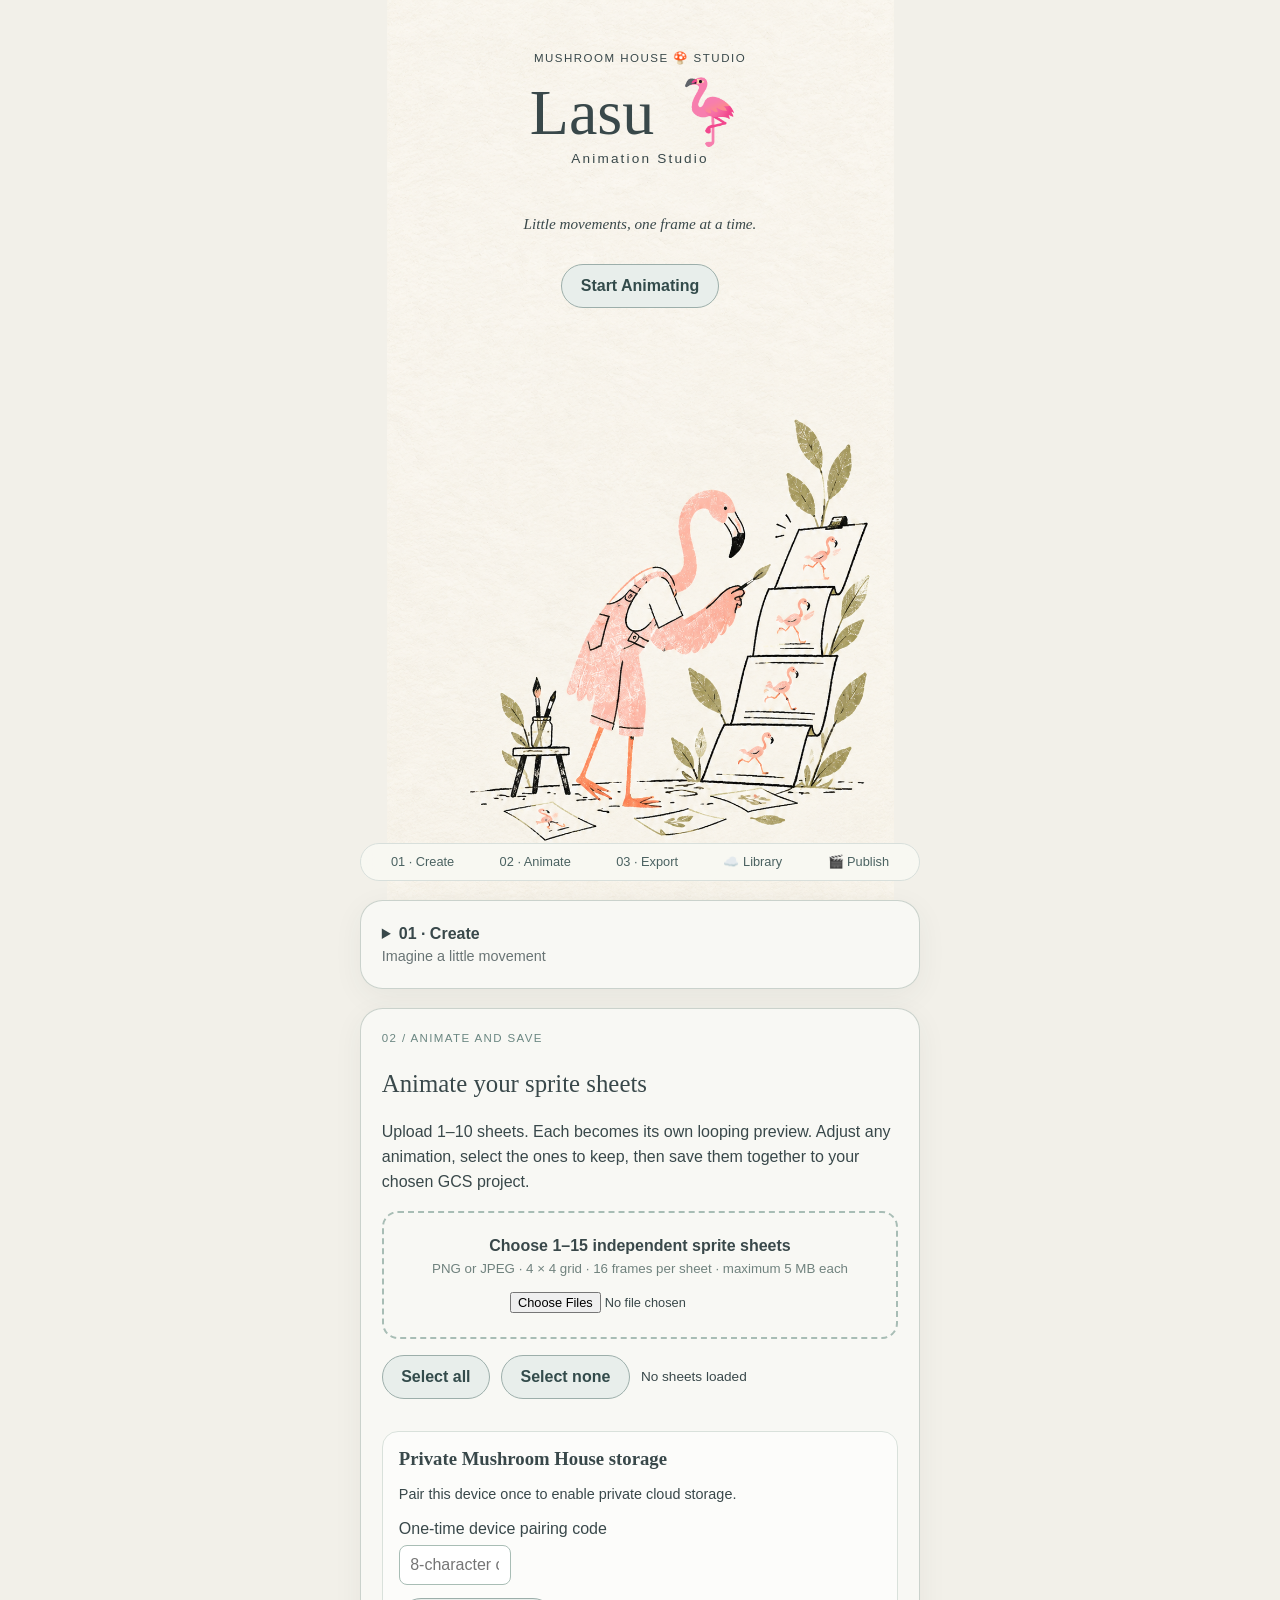
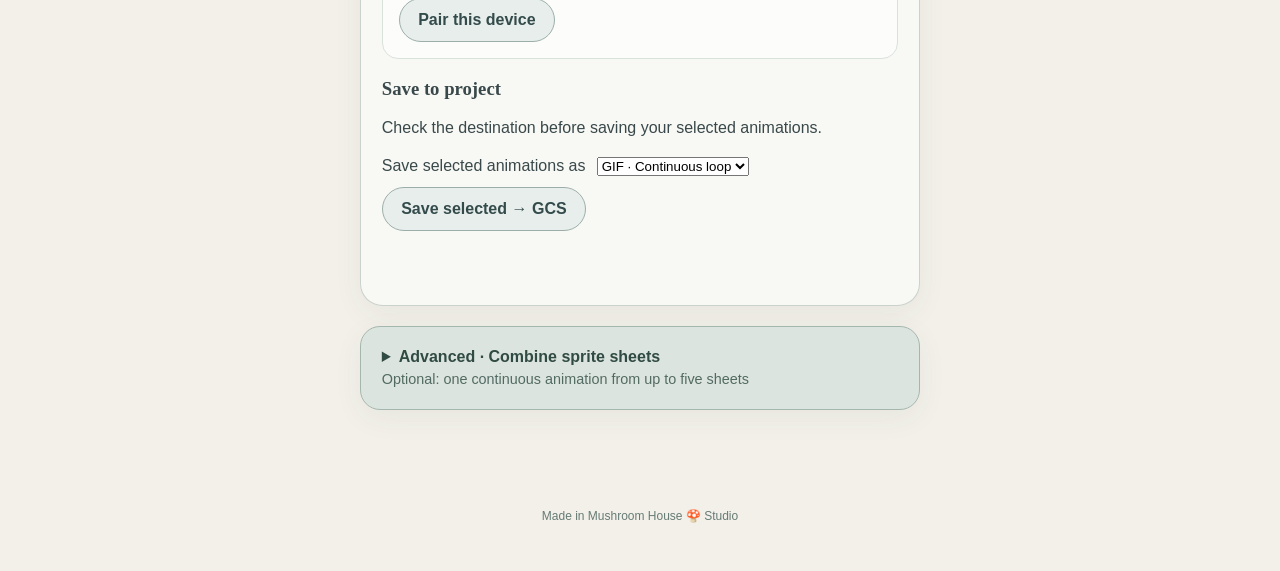
<file: index.html>
<!doctype html>
<html lang="en">
<head>
  <meta charset="utf-8">
  <meta name="viewport" content="width=device-width, initial-scale=1">
  <meta name="theme-color" content="#f2f0e9">
  <meta name="description" content="Design, preview and export 16-frame sprite animations.">
  <title>Lasu 🦩 Animation Studio</title>
  <link rel="stylesheet" href="./style.css">
  <script src="./app.js" defer></script>
  <script src="./batch.js?v=sequential-15-v1" defer></script>
</head>
<body>
  <div class="background" aria-hidden="true"></div>

  <header class="site-header">
    <span class="studio-label">Mushroom House 🍄 Studio</span>
    <h1>Lasu <span aria-hidden="true">🦩</span></h1>
    <p>Animation Studio</p>
  </header>

  <main>
    <section class="welcome" id="welcome">
      <p>Little movements, one frame at a time.</p>
      <a class="primary-button" href="#workspace">Start Animating</a>
    </section>

    <div class="workspace" id="workspace">
      <nav class="steps" aria-label="Animation workflow">
        <a href="#create">01 · Create</a>
        <a href="#batch-animate">02 · Animate</a>
        <a href="#batch-export">03 · Export</a>
        <a href="./library.html">☁️ Library</a>
        <a href="./publish.html">🎬 Publish</a>
    </nav>

      <details class="panel create-dropdown" id="create">
        <summary>01 · Create <span>Imagine a little movement</span></summary>
        <p>Use a familiar multimodal AI chatbot—such as ChatGPT, Google Gemini, or Claude—to create your animation images.</p>
        <p><strong>Open a new chat for each agent.</strong> Copy its initiation prompt into the chat and send it. This turns that conversation into a specialist with one task.</p>

        <article class="agent-card">
          <h3>Tuki 🦜</h3>
          <p><strong>1. Create your narrative agent.</strong> Open a new AI chat, copy Tuki's initiation prompt below, and send it.</p>
          <p>Describe your characters, visual style, setting, and the little story you want to animate. A 16-frame sheet can become roughly 4–5 seconds of animation, depending on playback speed, so choose movement that can happen naturally in that short time.</p>
          <p>Tuki turns your idea into structured animation instructions. For a longer story, ask Tuki to plan up to five connected 16-frame segments with consistent characters and surroundings.</p>
          <div class="prompt-block">
            <pre class="prompt-preview" data-prompt-preview="tuki">Loading prompt…</pre>
            <button type="button" data-copy="tuki">Copy</button>
          </div>
        </article>

        <article class="agent-card">
          <h3>Lasu 🦩</h3>
          <p><strong>2. Create your sprite-sheet agent.</strong> Open another new AI chat, copy Lasu's initiation prompt below, and send it.</p>
          <p>Give Lasu the animation instructions produced by Tuki. Lasu generates <strong>one 4 × 4 image containing 16 sequential frames</strong> per request.</p>
          <p>If Tuki planned several connected segments, give their instructions to Lasu <strong>one at a time</strong>. Download each resulting image and save it to your photo library.</p>
          <div class="prompt-block">
            <pre class="prompt-preview" data-prompt-preview="lasu">Loading prompt…</pre>
            <button type="button" data-copy="lasu">Copy</button>
          </div>
        </article>

        <div class="create-next-step">
          <strong>3. Bring your images here.</strong>
          <p>Upload up to fifteen sprite sheets in Animate and save. Preview and adjust each animation independently, then select which ones to save. Use Advanced only when combining sheets into one animation.</p>
        </div>
      </details>

      <section class="panel" id="batch-animate">
        <p class="eyebrow">02 / Animate and save</p>
        <h2>Animate your sprite sheets</h2>
        <p>Upload 1–10 sheets. Each becomes its own looping preview. Adjust any animation, select the ones to keep, then save them together to your chosen GCS project.</p>
        <label class="upload-zone" for="batch-sheets">
          <span>Choose 1–15 independent sprite sheets</span>
          <small>PNG or JPEG · 4 × 4 grid · 16 frames per sheet · maximum 5 MB each</small>
          <input id="batch-sheets" type="file" accept="image/png,image/jpeg" multiple>
        </label>
        <div class="batch-toolbar">
          <button type="button" id="batch-select-all">Select all</button>
          <button type="button" id="batch-select-none">Select none</button>
          <span id="batch-count" aria-live="polite">No sheets loaded</span>
        </div>
        <div id="batch-previews" class="batch-previews"></div>
        <div class="export-format">
          <h3>Private Mushroom House storage</h3>
          <p id="pairing-state">Checking device authorization…</p>
          <div id="pairing-controls">
            <label for="pairing-code">One-time device pairing code</label>
            <input id="pairing-code" type="text" maxlength="8" autocomplete="off"
                   autocapitalize="characters" spellcheck="false" placeholder="8-character code">
            <button type="button" id="pair-device">Pair this device</button>
          </div>
        </div>
        <div class="batch-destination">
          <h3>Save to project</h3>
          <p>Check the destination before saving your selected animations.</p>
          <div id="project-controls" hidden>
            <label for="project-select">Animation project</label>
            <select id="project-select">
              <option value="">Choose a project</option>
              <option value="__new__">+ New Project</option>
            </select>
            <div id="new-project-controls" hidden>
              <label for="new-project">New project name</label>
              <input id="new-project" type="text" maxlength="80"
                     placeholder="e.g. autumn_mushroom">
            </div>
          </div>
        </div>
        <div class="batch-save" id="batch-export">
          <label for="batch-format">Save selected animations as</label>
          <select id="batch-format">
            <option value="gif">GIF · Continuous loop</option>
            <option value="mp4">MP4 · One cycle</option>
          </select>
          <button type="button" id="batch-save" disabled>Save selected → GCS</button>
        </div>
        <p id="batch-status" role="status" aria-live="polite"></p>
      </section>

      <details class="panel create-dropdown" id="advanced-animation">
        <summary>Advanced · Combine sprite sheets <span>Optional: one continuous animation from up to five sheets</span></summary>
        <p>Use this only when several sheets should form one continuous animation. For separate animations, use the main workflow above.</p>
      <section class="panel" id="animate">
        <p class="eyebrow">Combine sheets</p>
        <h2>Bring your frames to life</h2>

        <label class="upload-zone" for="sheets">
          <span>Choose 1–5 sprite sheets</span>
          <small>PNG or JPEG · 4 × 4 grid · 16 frames per sheet</small>
          <input id="sheets" type="file" accept="image/png,image/jpeg" multiple>
        </label>

        <div id="sheet-list" aria-live="polite"></div>
        <div id="frame-grid" class="frame-grid"></div>

        <label class="timing-control" for="duration">
          Frame duration
          <output id="duration-value" for="duration">150 ms</output>
        </label>
        <input id="duration" type="range" min="50" max="2000" step="25" value="150">

        <div class="preview-controls">
          <button type="button" id="play-pause">Pause</button>
          <span id="frame-counter">No frames loaded</span>
        </div>
        <canvas id="preview" width="256" height="256"
                aria-label="Animation preview"></canvas>
      </section>

      <section class="panel" id="export">
        <p class="eyebrow">Export combined animation</p>
        <h2>Export your combined animation</h2>

        <div class="export-format">
          <h3>GIF · Continuous loop</h3>
          <p>Repeats automatically, without a cycle limit.</p>
          <div class="export-buttons">
            <button type="button" data-export="gif" data-action="cloud">Save GIF → GCS</button>
            <button type="button" data-export="gif" data-action="download">Download GIF → Device</button>
          </div>
        </div>

        <div class="export-format">
          <h3>MP4 · One animation cycle</h3>
          <p>Plays the selected frames once, without repetition.</p>
          <div class="export-buttons">
            <button type="button" data-export="mp4" data-action="cloud">Save MP4 → GCS</button>
            <button type="button" data-export="mp4" data-action="download">Download MP4 → Device</button>
          </div>
        </div>
        <p class="export-hint">Cloud saving requires one-time device pairing. Device downloads remain available without pairing.</p>

        <p id="status" role="status" aria-live="polite"></p>
      </section>
      </details>
    </div>
  </main>

  <footer>
    <span>Made in Mushroom House 🍄 Studio</span>
  </footer>
</body>
</html>
</file>
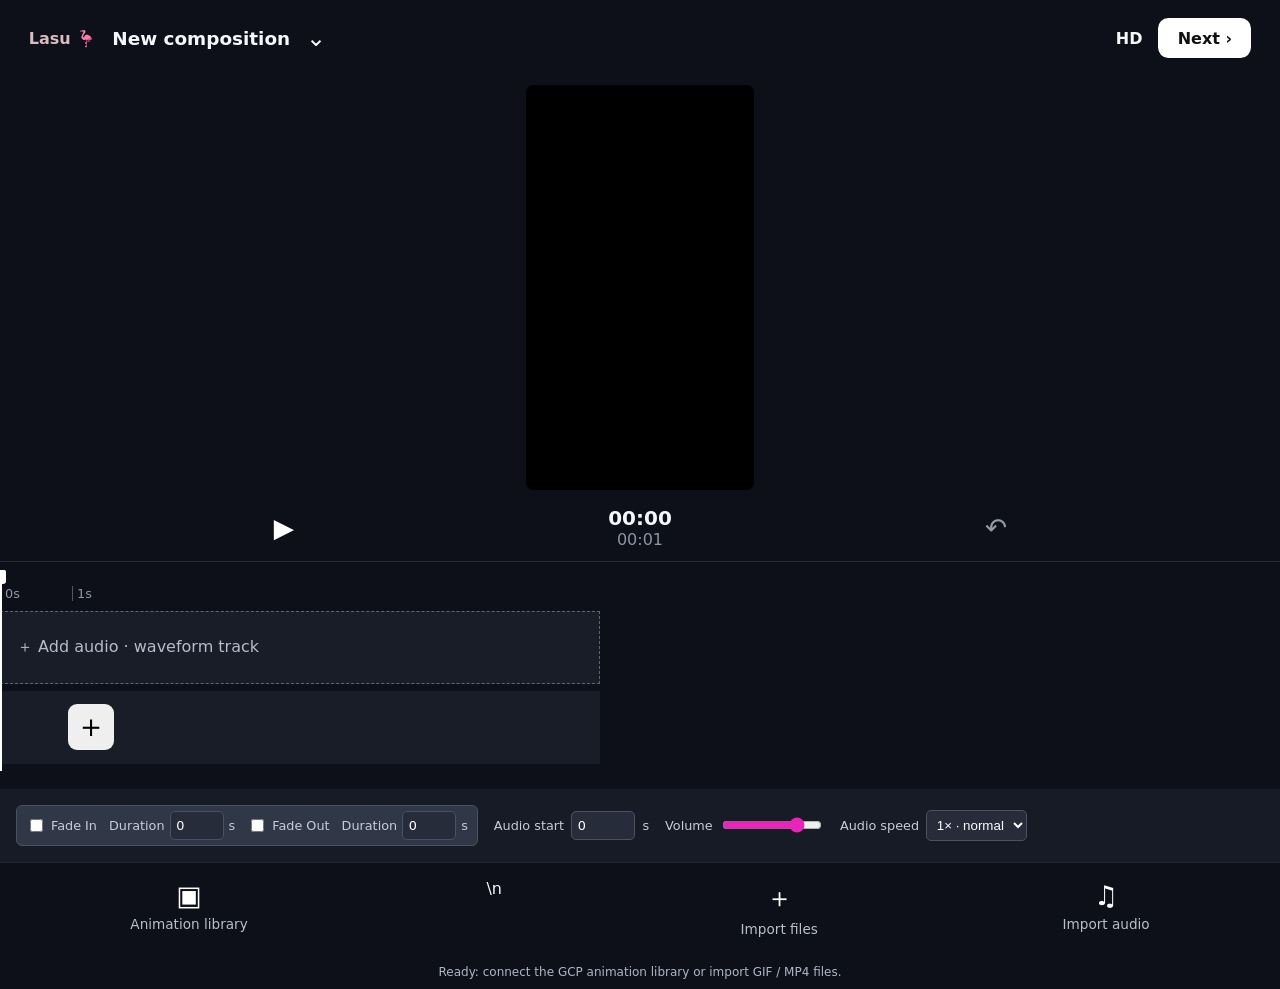
<file: compose/index.html>
<!doctype html>
<html lang="en">
<head><meta charset="UTF-8" /><meta name="viewport" content="width=device-width, initial-scale=1.0" /><title>Lasu 🦩 · Compose</title>  <script type="module" crossorigin src="./assets/index-dj5Oq5-D.js"></script>
  <link rel="stylesheet" crossorigin href="./assets/index-_-6Bqgc5.css">
</head>
<body><div id="root"></div></body>
</html>
</file>
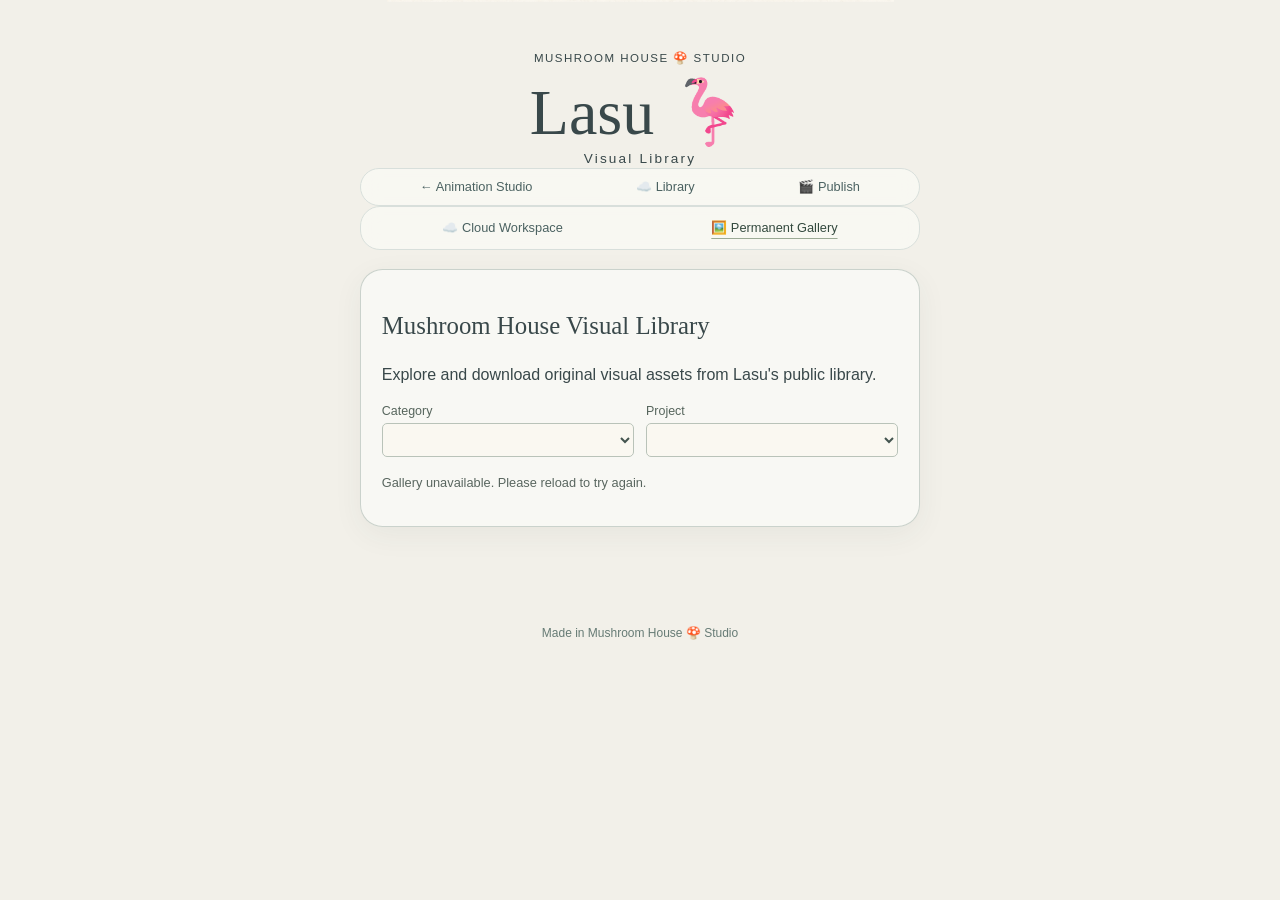
<file: gallery.html>
<!doctype html>
<html lang="en">
<head>
<meta charset="utf-8">
<title>Visual Library</title>
<meta http-equiv="refresh" content="0;url=./library.html#gallery">
</head>
<body>
<a href="./library.html#gallery">Open Permanent Gallery</a>
</body>
</html>
</file>
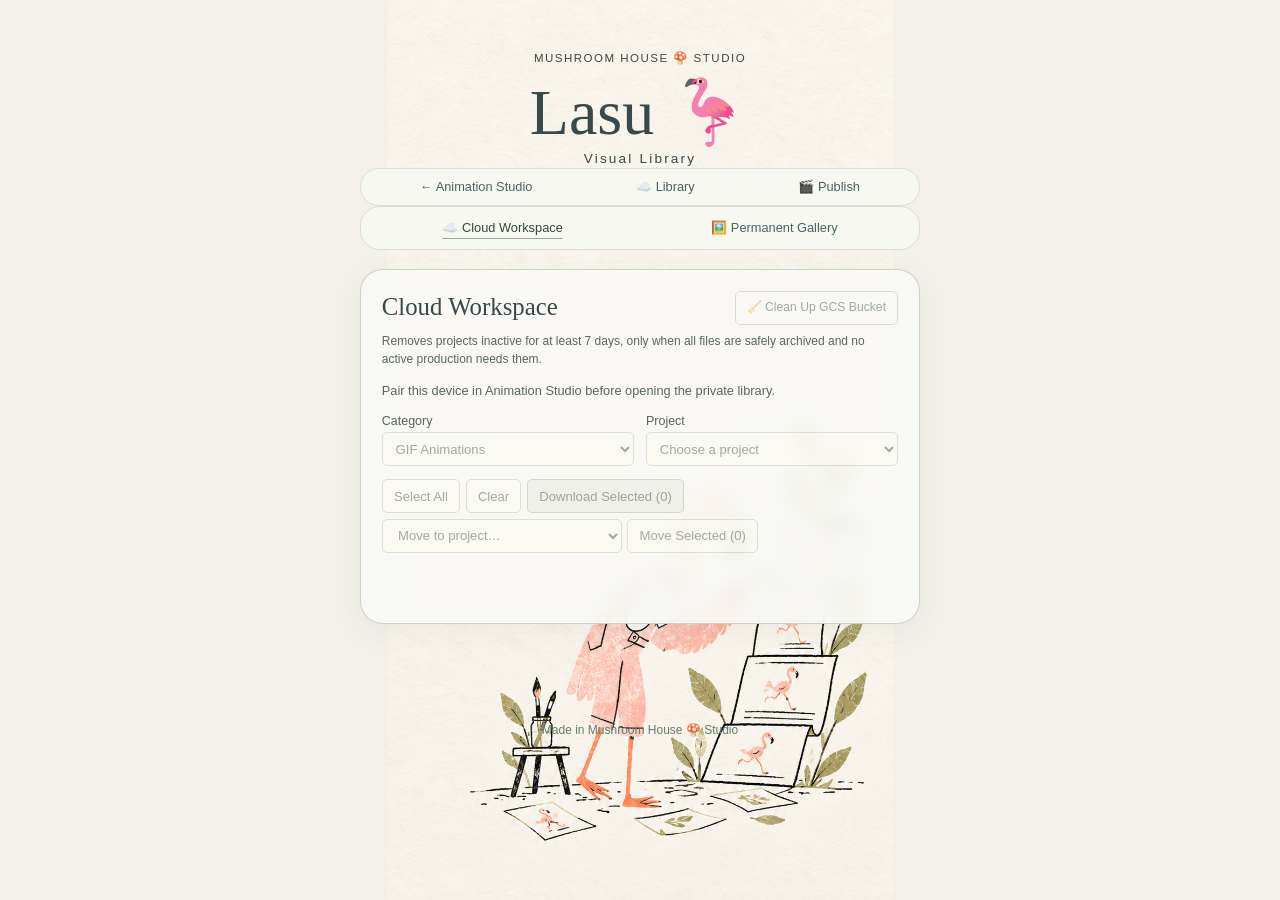
<file: library.html>
<!doctype html>
<html lang="en">
<head>
  <meta charset="utf-8">
  <meta name="viewport" content="width=device-width, initial-scale=1">
  <meta name="theme-color" content="#f2f0e9">
  <title>Lasu 🦩 · Visual Library</title>
  <link rel="stylesheet" href="./style.css">
  <link rel="stylesheet" href="./library.css">
<link rel="stylesheet" href="./gallery.css">
  <script src="./library.js" defer></script>
</head>
<body>
  <div class="background" aria-hidden="true"></div>
  <header class="site-header">
    <span class="studio-label">Mushroom House 🍄 Studio</span>
    <h1>Lasu <span aria-hidden="true">🦩</span></h1>
    <p>Visual Library</p>
  </header>
  <main class="workspace">
    <nav class="steps" aria-label="Studio navigation">
      <a href="./index.html#animate">← Animation Studio</a>
      <a href="./library.html" aria-current="page">☁️ Library</a>
      <a href="./publish.html">🎬 Publish</a>
    </nav>
    <nav class="steps library-tabs" aria-label="Library views">
      <a id="workspace-tab" href="#workspace" aria-current="page">☁️ Cloud Workspace</a>
      <a id="gallery-tab" href="#gallery">🖼️ Permanent Gallery</a>
    </nav>
    <section class="panel" id="workspace-view">
      <div class="workspace-heading">
        <h2>Cloud Workspace</h2>
        <button id="cleanup-workspace" type="button" disabled>🧹 Clean Up GCS Bucket</button>
      </div>
      <p class="cleanup-rule">Removes projects inactive for at least 7 days, only when all files are safely archived and no active production needs them.</p>
      <p id="library-auth">Checking device pairing…</p>
      <div class="workspace-filters">
        <label for="library-category">Category
          <select id="library-category" disabled>
            <option value="">All categories</option>
            <option value="gif" selected>GIF Animations</option>
            <option value="mp4">MP4 Animations</option>
            <option value="sprite">Sprite Sheets</option>
          </select>
        </label>
        <label for="library-project">Project
          <select id="library-project" disabled>
            <option value="">Choose a project</option>
          </select>
        </label>
      </div>
      <div class="library-toolbar">
        <button id="select-all" type="button" disabled>Select All</button>
        <button id="clear-selection" type="button" disabled>Clear</button>
        <button id="save-selected" type="button" disabled>Download Selected (0)</button>
        <div class="move-controls">
          <select id="move-destination" aria-label="Destination project" disabled>
            <option value="">Move to project…</option>
          </select>
          <button id="move-selected" type="button" disabled>Move Selected (0)</button>
        </div>
      </div>
      <section id="cleanup-review" hidden>
        <p>Inactive projects eligible for archive-verified cleanup:</p>
        <div id="cleanup-projects"></div>
        <button id="cleanup-confirm" type="button">Clean Up Selected Projects</button>
        <button id="cleanup-cancel" type="button">Cancel</button>
      </section>
      <p id="library-status" role="status" aria-live="polite"></p>
      <div id="library-grid" class="library-grid"></div>
    </section>
  <section class="panel gallery-panel" id="gallery-view" hidden>
      <h2>Mushroom House Visual Library</h2>
      <p>Explore and download original visual assets from Lasu's public library.</p>
      <div class="gallery-filters">
        <label>Category
          <select id="gallery-category"></select>
        </label>
        <label>Project
          <select id="gallery-project"></select>
        </label>
      </div>
      <p id="gallery-status" role="status" aria-live="polite">Loading gallery…</p>
      <div id="gallery-grid" class="public-gallery-grid"></div>
      <button id="gallery-more" type="button" hidden>Load more</button>
    </section>
</main>
  <footer>Made in Mushroom House 🍄 Studio</footer>
<script src="./gallery.js"></script>
<script>
(() => {
  function showLibraryView() {
    const permanent = location.hash === "#gallery";
    document.querySelector("#workspace-view").hidden = permanent;
    document.querySelector("#gallery-view").hidden = !permanent;

    const active = document.querySelector(permanent ? "#gallery-tab" : "#workspace-tab");
    const inactive = document.querySelector(permanent ? "#workspace-tab" : "#gallery-tab");

    active.setAttribute("aria-current", "page");
    inactive.removeAttribute("aria-current");
  }

  window.addEventListener("hashchange", showLibraryView);
  showLibraryView();
})();
</script>
</body>
</html>
</file>
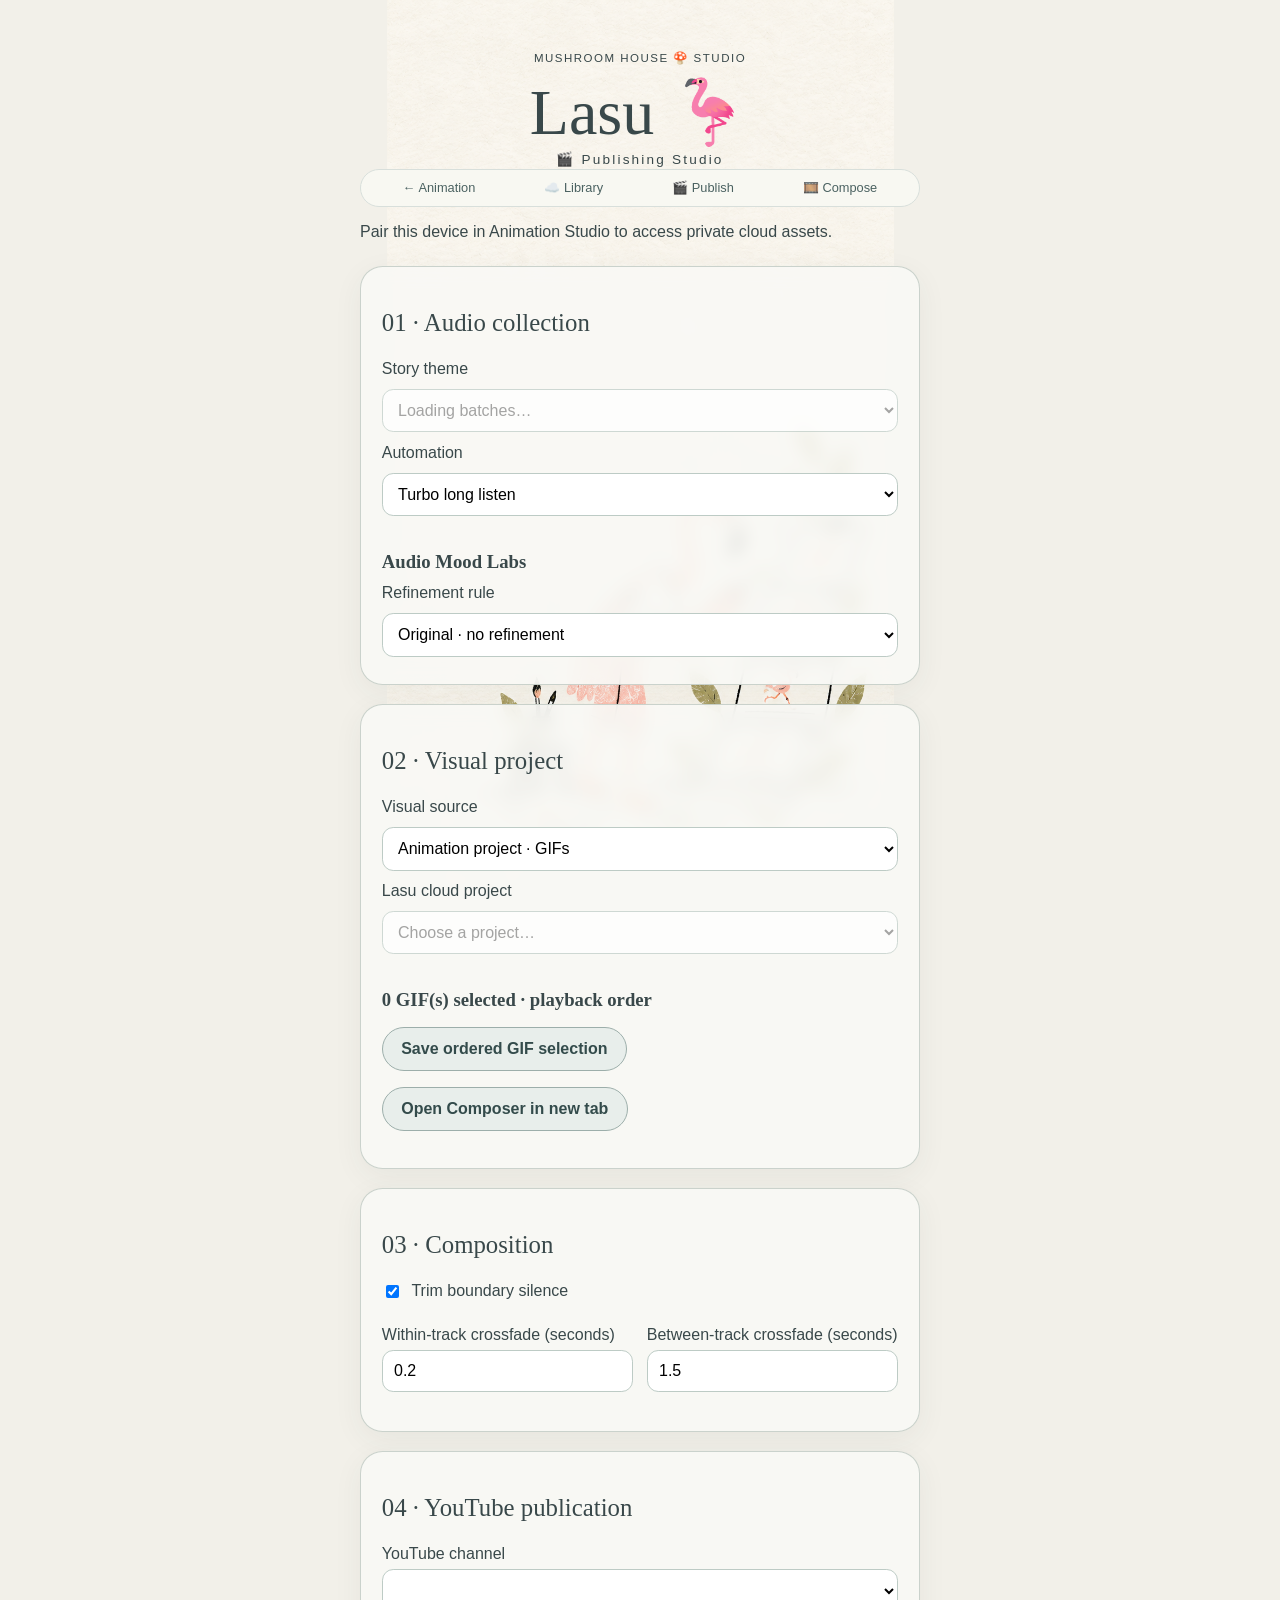
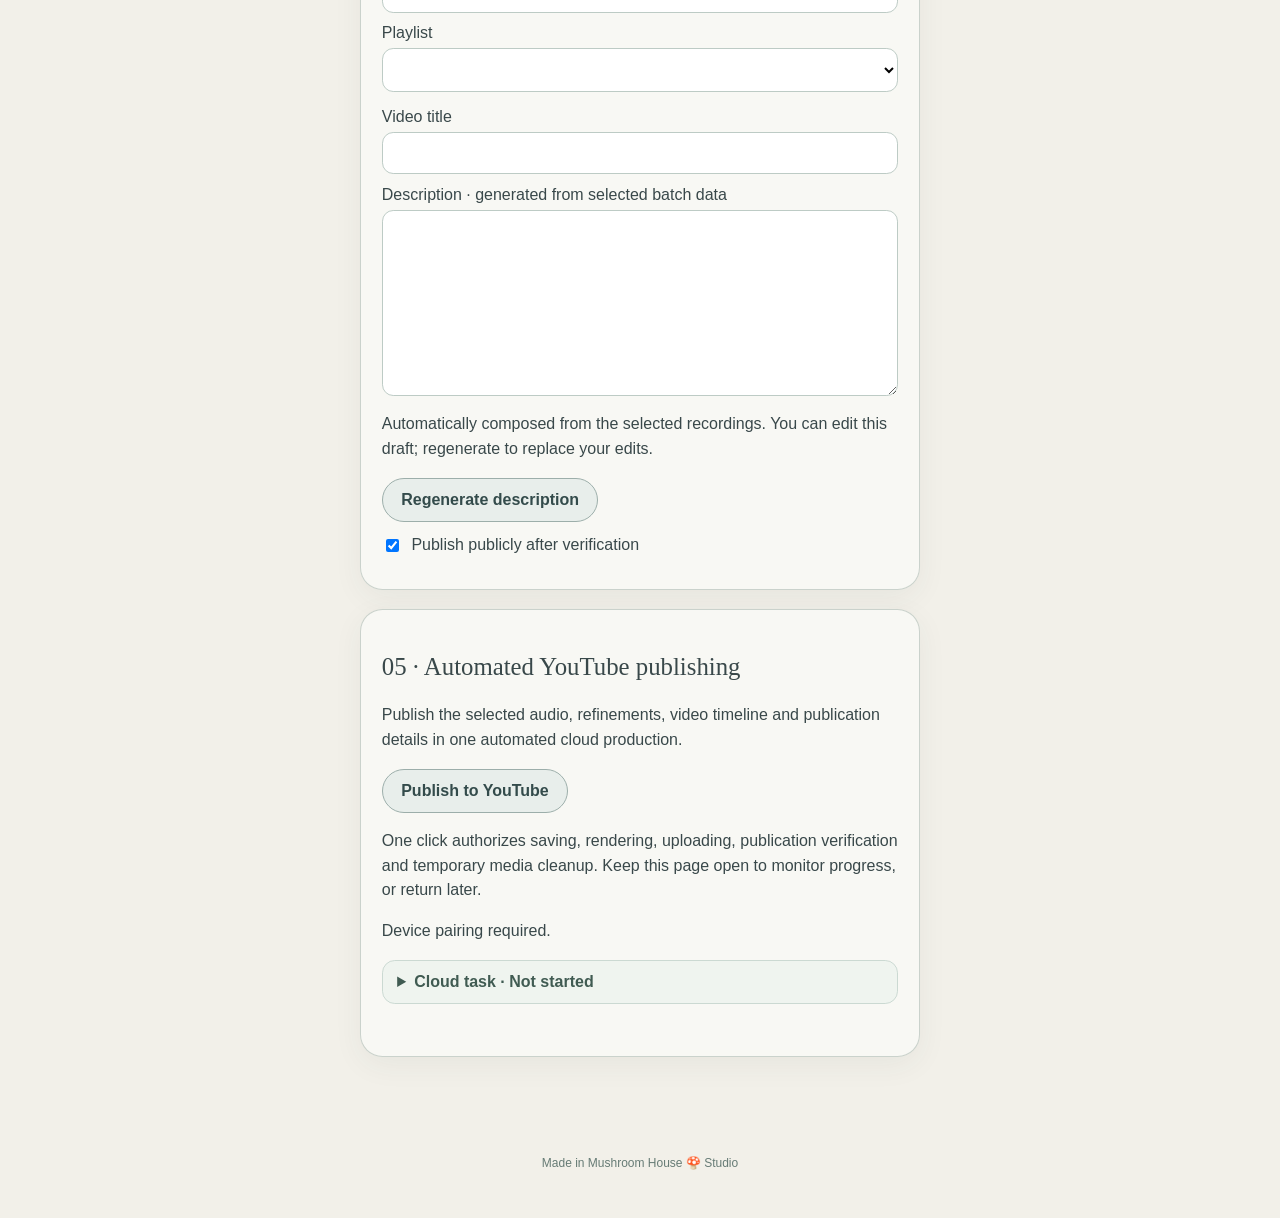
<file: publish.html>
<!doctype html>
<html lang="en">
<head>
  <meta charset="utf-8">
  <meta name="viewport" content="width=device-width, initial-scale=1">
  <meta name="theme-color" content="#f2f0e9">
  <meta name="description" content="Compose Mushroom House audio and visual projects for YouTube publishing.">
  <title>Lasu 🦩 · Publishing Studio</title>
  <link rel="stylesheet" href="./style.css">
  <link rel="stylesheet" href="./library.css?v=0bbbae1">
  <link rel="stylesheet" href="./publish.css?v=a7a5692e6c0f">
  <script src="./publish.js?v=afe5bd053117" defer></script>
</head>
<body>
  <div class="background" aria-hidden="true"></div>
  <header class="site-header">
    <span class="studio-label">Mushroom House 🍄 Studio</span>
    <h1>Lasu <span aria-hidden="true">🦩</span></h1>
    <p>🎬 Publishing Studio</p>
  </header>
  <main class="workspace">
    <nav class="steps" aria-label="Studio navigation">
      <a href="./index.html">← Animation</a>
      <a href="./library.html">☁️ Library</a>
      <a href="./publish.html" aria-current="page">🎬 Publish</a>
      <a href="./compose/">🎞️ Compose</a>
    </nav>
    <p id="publish-auth" role="status" aria-live="polite">Checking private device access…</p>

    <section class="panel" aria-labelledby="audio-heading">
      <h2 id="audio-heading">01 · Audio collection</h2>
      <label for="audio-batch">Story theme</label>
      <select id="audio-batch" disabled><option value="">Loading batches…</option></select>
      <label for="publishing-preset">Automation</label>
      <select id="publishing-preset">
        <option value="turbo_long_listen">Turbo long listen</option>
          <option value="sft_lm_review">SFT+LM</option>
        <option value="both">Both · Sequential publication</option>
      </select>
      <div id="audio-tracks" class="publish-items" aria-live="polite"></div>
      <section id="jazz-refiner" aria-labelledby="jazz-refiner-heading">
        <h3 id="jazz-refiner-heading">Audio Mood Labs</h3>
        <label for="jazz-refiner-preset">Refinement rule</label>
        <select id="jazz-refiner-preset">
        <option value="">Original · no refinement</option>
        <optgroup label="Ambient Mood Lab 01">
        <option value="lab01_01_darker">After Sunset</option>
        <option value="lab01_02_softer">Velvet Morning</option>
        <option value="lab01_03_spacious">The Empty Gallery</option>
        <option value="lab01_04_mysterious">Behind the Mist</option>
        </optgroup>
        <optgroup label="Ambient Mood Lab 02">
        <option value="lab02_01_deep_water">Deep Water</option>
        <option value="lab02_02_behind_curtains">Behind Curtains</option>
        <option value="lab02_03_endless_hall">Endless Hall</option>
        <option value="lab02_04_reversed_dream">Reversed Dream</option>
        </optgroup>
        <optgroup label="Ambient Mood Lab 03">
        <option value="lab03_05_clockwork_garden">Clockwork Garden</option>
        <option value="lab03_06_submerged_cathedral">Submerged Cathedral</option>
        <option value="lab03_07_haunted_transmission">Haunted Transmission</option>
        <option value="lab03_08_orbiting_starlight">Orbiting Starlight</option>
        </optgroup>
      </select>
      </section>
    </section>

    <section class="panel" aria-labelledby="visual-heading">
      <h2 id="visual-heading">02 · Visual project</h2>
      <label for="visual-source-mode">Visual source</label>
      <select id="visual-source-mode">
        <option value="gif">Animation project · GIFs</option>
        <option value="cover">Single cover image</option>
      </select>
      <div id="cover-image-panel" hidden>
        <label for="saved-theme-cover">Saved covers for this audio theme</label>
        <select id="saved-theme-cover" disabled>
          <option value="">Choose a saved cover…</option>
        </select>
        <p id="theme-cover-library-status" role="status" aria-live="polite"></p>
        <label for="cover-image-file">Choose one image from your device or Photo Library</label>
        <input id="cover-image-file" type="file"
          accept="image/png,image/jpeg,image/webp,image/heic,image/heif,.heic,.heif">
        <p>PNG, JPEG, WebP or HEIC/HEIF · up to 20 MiB.</p>
        <img id="cover-image-preview" alt="Selected cover image"
          hidden style="max-width:100%;max-height:360px;object-fit:contain">
        <p id="cover-image-status" role="status" aria-live="polite"></p>
        <button id="remove-cover-image" type="button" disabled>Remove image</button>
        <p>The image will remain still throughout the entire audio composition.</p>
      </div>
      <div id="gif-visual-panel">
      <label for="visual-project">Lasu cloud project</label>
      <select id="visual-project" disabled><option value="">Choose a project…</option></select>
      <div id="visual-assets" class="publish-items" aria-live="polite"></div>
      <h3 id="visual-order-count">0 GIF(s) selected · playback order</h3>
      <ol id="visual-order" class="publish-order-list" aria-live="polite"></ol>
      <button id="save-gif-selection" type="button" disabled>Save ordered GIF selection</button>
      <p id="gif-save-status" role="status" aria-live="polite"></p>
      <button id="open-visual-composer" type="button" disabled>Open Composer in new tab</button>
      <p id="visual-composer-status" role="status" aria-live="polite"></p>
      <div id="visual-composer-stage" hidden>
        <button id="close-visual-composer" type="button">Close Composer tab</button>
      </div>
      </div>
    </section>

    <section class="panel" aria-labelledby="composition-heading">
      <h2 id="composition-heading">03 · Composition</h2>
      <label class="publish-check"><input id="trim-boundaries" type="checkbox" checked> Trim boundary silence</label>
      <div class="publish-fields">
        <label>Within-track crossfade (seconds)
          <input id="internal-fade" type="number" min="0.01" max="10" step="0.05" value="0.2">
        </label>
        <label>Between-track crossfade (seconds)
          <input id="group-fade" type="number" min="0.01" max="10" step="0.1" value="1.5">
        </label>
      </div>
    </section>

    <section class="panel" aria-labelledby="youtube-heading">
      <h2 id="youtube-heading">04 · YouTube publication</h2>
      <label>YouTube channel <select id="youtube-channel"></select></label>
      <label>Playlist <select id="youtube-playlist"></select></label>
      <p id="publication-destination" role="status"></p>
      <p id="sequential-publication-summary" hidden></p>
      <label><span id="publication-title-label">Video title</span> <input id="video-title" type="text" maxlength="100" autocomplete="off"></label>
      <label>Description · generated from selected batch data
        <textarea id="video-description" rows="9" aria-describedby="description-note"></textarea>
      </label>
      <p id="description-note">Automatically composed from the selected recordings. You can edit this draft; regenerate to replace your edits.</p>
      <button id="regenerate-description" type="button">Regenerate description</button>
      <label class="publish-check"><input id="publication-public" type="checkbox" checked> Publish publicly after verification</label>
    </section>

    <section class="panel" aria-labelledby="review-heading">
      <h2 id="review-heading">05 · Automated YouTube publishing</h2>
      <p>Publish the selected audio, refinements, video timeline and publication details in one automated cloud production.</p>
      <button id="review-manifest" type="button" disabled>Publish to YouTube</button>
      <button id="submit-production" type="button" hidden disabled></button>
      <p>One click authorizes saving, rendering, uploading, publication verification and temporary media cleanup. Keep this page open to monitor progress, or return later.</p>
      <p id="publish-status" role="status" aria-live="polite"></p>
      <details id="publish-task-report" class="publish-task-report">
        <summary>Cloud task · <span id="publish-task-stage">Not started</span></summary>
        <p id="publish-task-message" role="status" aria-live="polite">No submission yet.</p>
        <progress id="publish-task-progress" max="100" hidden></progress>
        <p id="publish-task-percentage" hidden></p>
        <div id="publish-task-error" hidden>
          <p>Something went wrong. Copy the diagnostic report to share with Hormus.</p>
          <button id="copy-publish-error" type="button">Copy error report</button>
          <span id="copy-publish-feedback" role="status" aria-live="polite"></span>
        </div>
      </details>
      <pre id="manifest-preview" aria-label="Production manifest preview"></pre>
    </section>
  </main>
  <footer>Made in Mushroom House 🍄 Studio</footer>
</body>
</html>
</file>
<file: style.css>
/* Lasu Animation Studio — fixed artwork and mobile-first interface. */

:root {
  color-scheme: light;
  font-family: -apple-system, BlinkMacSystemFont, "Segoe UI", sans-serif;
  color: #39484a;
  background: #f2f0e9;
  font-synthesis: none;
}

* { box-sizing: border-box; }

html { scroll-behavior: smooth; }

body {
  margin: 0;
  min-height: 100vh;
}

.background {
  position: fixed;
  inset: 0;
  z-index: -1;
  background-color: #f2f0e9;
  background-image: url("./lasu_animation_BG.png");
  background-repeat: no-repeat;
  background-position: center bottom;
  background-size: contain;
  pointer-events: none;
}

button, input { font: inherit; }

button, .primary-button {
  cursor: pointer;
  border: 1px solid #9caeaa;
  border-radius: 999px;
  padding: 0.75rem 1.15rem;
  background: #e8eeeb;
  color: #334b4b;
  font-weight: 600;
}

button:hover, .primary-button:hover {
  background: #dce8e2;
}

button:focus-visible, a:focus-visible, input:focus-visible {
  outline: 3px solid #648b91;
  outline-offset: 3px;
}

.site-header {
  text-align: center;
  padding: 2.4rem 1rem 0;
}

.studio-label {
  font-size: 0.72rem;
  letter-spacing: 0.13em;
  text-transform: uppercase;
}

.site-header h1 {
  margin: 0.55rem 0 0;
  font-family: Georgia, serif;
  font-size: clamp(2.7rem, 11vw, 4rem);
  font-weight: normal;
}

.site-header p {
  margin: 0.1rem 0;
  letter-spacing: 0.16em;
  font-size: 0.85rem;
}

.welcome {
  min-height: 70svh;
  display: flex;
  flex-direction: column;
  align-items: center;
  justify-content: flex-start;
  gap: 1rem;
  padding: 2rem 1rem;
  text-align: center;
}

.welcome p {
  font-family: Georgia, serif;
  font-style: italic;
  font-size: 0.95rem;
}

.primary-button {
  display: inline-block;
  text-decoration: none;
}

.workspace {
  width: min(100% - 1.5rem, 560px);
  margin: 0 auto;
  padding-bottom: 3rem;
}

.steps {
  position: sticky;
  top: 0.5rem;
  z-index: 5;
  display: flex;
  justify-content: space-around;
  gap: 0.4rem;
  padding: 0.65rem;
  border: 1px solid #d8dfdb;
  border-radius: 1.25rem;
  background: rgba(248, 248, 243, 0.94);
  backdrop-filter: blur(10px);
}

.steps a {
  color: #4b6261;
  text-decoration: none;
  font-size: 0.8rem;
}

.panel {
  margin: 1.2rem 0;
  padding: 1.3rem;
  border: 1px solid rgba(177, 190, 182, 0.65);
  border-radius: 1.4rem;
  background: rgba(249, 249, 245, 0.90);
  backdrop-filter: blur(9px);
  box-shadow: 0 8px 30px rgba(56, 74, 67, 0.06);
  scroll-margin-top: 4.5rem;
}

.eyebrow {
  margin: 0;
  color: #6b8782;
  font-size: 0.72rem;
  letter-spacing: 0.12em;
  text-transform: uppercase;
}

h2 {
  font-family: Georgia, serif;
  font-size: 1.55rem;
  font-weight: normal;
  line-height: 1.25;
}

h3 {
  margin-bottom: 0.35rem;
  font-family: Georgia, serif;
}

.panel p { line-height: 1.55; }

.agent-card {
  margin-top: 1rem;
  padding: 1rem;
  border: 1px solid #d9e1db;
  border-radius: 1rem;
  background: rgba(255, 255, 255, 0.5);
}

.agent-card p { font-size: 0.9rem; }

.upload-zone {
  display: block;
  padding: 1.5rem 1rem;
  text-align: center;
  border: 2px dashed #a8bdb5;
  border-radius: 1rem;
  cursor: pointer;
}

.upload-zone span {
  display: block;
  font-weight: 600;
}

.upload-zone small {
  display: block;
  margin-top: 0.4rem;
  color: #70827e;
}

.upload-zone input {
  display: block;
  width: 100%;
  max-width: 260px;
  margin: 1rem auto 0;
  font-size: 0.8rem;
}

#sheet-list {
  margin: 1rem 0;
  font-size: 0.85rem;
}

.frame-grid {
  display: grid;
  grid-template-columns: repeat(4, minmax(0, 1fr));
  gap: 0.45rem;
  margin: 1rem 0;
}

.frame-grid button {
  position: relative;
  padding: 0.2rem;
  border-radius: 0.5rem;
  background: white;
}

.frame-grid button.excluded {
  opacity: 0.35;
  text-decoration: line-through;
}

.frame-grid canvas {
  display: block;
  width: 100%;
  aspect-ratio: 1;
}

.timing-control {
  display: flex;
  justify-content: space-between;
  margin-top: 1.2rem;
}

#duration { width: 100%; }

.preview-controls {
  display: flex;
  align-items: center;
  justify-content: space-between;
  gap: 0.5rem;
  margin: 1rem 0;
}

#frame-counter { font-size: 0.8rem; }

#preview {
  display: block;
  width: min(100%, 280px);
  height: auto;
  margin: 0 auto;
  border: 1px solid #d5dfda;
  border-radius: 0.8rem;
  background: rgba(255, 255, 255, 0.6);
}

.export-buttons {
  display: flex;
  flex-wrap: wrap;
  gap: 0.7rem;
}

#status {
  min-height: 1.5rem;
  font-size: 0.85rem;
}

footer {
  padding: 2rem 1rem 3rem;
  text-align: center;
  font-size: 0.75rem;
  color: #667b75;
}

@media (min-width: 700px) {
  .site-header { padding-top: 3rem; }

  .welcome { min-height: 75vh; }

  .frame-grid {
    grid-template-columns: repeat(8, minmax(0, 1fr));
  }
}

@media (prefers-reduced-motion: reduce) {
  html { scroll-behavior: auto; }
}

/* Compact agent-prompt previews and copy confirmation. */
.prompt-block {
  position: relative;
  margin-top: 0.75rem;
  padding: 0.65rem;
  border: 1px solid #d9e1db;
  border-radius: 0.8rem;
  background: rgba(255, 255, 255, 0.72);
}

.prompt-preview {
  max-height: 7rem;
  overflow: auto;
  margin: 0 0 0.65rem;
  padding: 0.35rem;
  white-space: pre-wrap;
  overflow-wrap: anywhere;
  font: 0.75rem/1.5 ui-monospace, SFMono-Regular, Menlo, monospace;
  color: #435650;
}

.prompt-block button {
  padding: 0.4rem 0.85rem;
  font-size: 0.8rem;
}

.prompt-block button.copied {
  background: #dcece0;
  border-color: #8cab96;
}

/* Final step in the Tuki → Lasu → Animate workflow. */
.create-next-step {
  margin-top: 1rem;
  padding: 1rem 1.15rem;
  border: 1px solid #d9e1db;
  border-radius: 1rem;
  background: rgba(255, 255, 255, 0.55);
}

.create-next-step p {
  margin-bottom: 0;
}

/* Distinct GIF/MP4 export controls and mobile sharing guidance. */
.export-format {
  margin: 1rem 0;
  padding: 1rem;
  border: 1px solid #d9e1db;
  border-radius: 1rem;
  background: rgba(255, 255, 255, 0.5);
}

.export-format h3 {
  margin: 0 0 0.4rem;
}

.export-format p,
.export-hint {
  font-size: 0.9rem;
  line-height: 1.5;
}

.export-format input {
  display: block;
  max-width: 7rem;
  margin: 0.4rem 0 0.8rem;
}

/* Private device pairing and project selection. */
#pairing-controls,
#project-controls,
#new-project-controls {
  margin-top: 0.8rem;
}

#pairing-controls input,
#project-controls input,
#project-controls select {
  display: block;
  width: min(100%, 22rem);
  margin: 0.4rem 0 0.8rem;
  padding: 0.65rem;
  border: 1px solid #a8bdb5;
  border-radius: 0.5rem;
  background: #fff;
}

[hidden] {
  display: none !important;
}

/* Keep infrequently used creation instructions collapsed by default. */
.create-dropdown > summary {
  cursor: pointer;
  font-weight: 700;
  color: inherit;
  line-height: 1.5;
}
.create-dropdown > summary span {
  display: block;
  font-size: 0.9em;
  font-weight: 400;
  opacity: 0.75;
}
.create-dropdown[open] > summary { margin-bottom: 1.25rem; }

/* Independent sprite-sheet batch previews and per-animation editing. */
.batch-toolbar, .batch-save {
  display: flex;
  flex-wrap: wrap;
  align-items: center;
  gap: 0.7rem;
  margin: 1rem 0;
}
.batch-toolbar span { font-size: 0.85rem; }
.batch-previews {
  display: grid;
  grid-template-columns: repeat(auto-fit, minmax(min(100%, 260px), 1fr));
  gap: 1rem;
}
.batch-card {
  min-width: 0;
  padding: 0.9rem;
  border: 1px solid #d9e1db;
  border-radius: 1rem;
  background: rgba(255, 255, 255, 0.65);
}
.batch-card:not(.batch-selected) { opacity: 0.7; }
.batch-card-header { display: flex; gap: 0.5rem; align-items: start; }
.batch-card-header label { overflow-wrap: anywhere; font-size: 0.85rem; }
.batch-card canvas.batch-canvas {
  display: block;
  width: min(100%, 220px);
  aspect-ratio: 1;
  margin: 0.7rem auto;
  border: 1px solid #d5dfda;
  border-radius: 0.7rem;
}
.batch-card input[type="range"] { width: 100%; }
.batch-card .frame-grid {
  grid-template-columns: repeat(4, minmax(0, 1fr));
}
.batch-card .frame-grid canvas { width: 100%; }
.batch-card .batch-edit-toggle { margin-top: 0.6rem; }
.batch-save select { max-width: 100%; }
#batch-status { min-height: 1.5rem; font-size: 0.85rem; }


/* Advanced animation: isolated, collapsed workflow. */
#advanced-animation {
  background: #dce4df;
  border: 1px solid #a4b7ae;
  border-radius: 1.25rem;
  padding: 1.15rem 1.3rem;
}

#advanced-animation > summary {
  color: #304b43;
}

#advanced-animation > summary span {
  color: #526b62;
  opacity: 1;
}

#advanced-animation[open] {
  background: #dce4df;
}

#advanced-animation > .panel {
  background: rgba(249, 249, 245, 0.96);
  border-color: #bdcbc2;
}
</file>
<file: compose/assets/index-_-6Bqgc5.css>
*{box-sizing:border-box}html{font-family:system-ui,sans-serif}body{background:#0d1018;margin:0}button,input{font:inherit}#root{min-height:100vh}.editor-shell{color:#f6f7fa;background:#0d1018;flex-direction:column;min-height:100vh;display:flex}.topbar{justify-content:space-between;align-items:center;gap:1rem;padding:1.15rem 1.8rem;display:flex}.project-name,.header-actions{align-items:center;gap:1rem;display:flex}.project-name strong{font-size:1.15rem}.brand{color:#d9bbc0;font-weight:700}.chevron{font-size:1.5rem}.header-actions{font-weight:700}.next-button{color:#111;cursor:pointer;background:#fff;border:0;border-radius:.65rem;padding:.65rem 1.2rem;font-weight:700}.preview-section{flex-direction:column;align-items:center;gap:1rem;padding:.5rem 1.5rem .8rem;display:flex}.preview-stage{aspect-ratio:9/16;background:#000;border-radius:.45rem;place-items:center;max-width:92vw;height:min(45vh,510px);display:grid;overflow:hidden}.preview-stage video{object-fit:contain;width:100%;height:100%}.transport{justify-content:space-between;align-items:center;width:min(100%,760px);display:flex}.icon-button{color:#fff;cursor:pointer;background:0 0;border:0;min-width:3rem;font-size:1.65rem}.time-display{text-align:center;font-variant-numeric:tabular-nums;flex-direction:column;display:flex}.time-display strong{font-size:1.25rem}.time-display span{color:#8d94a5}.rewind{color:#939ba9}.timeline-section{border-top:1px solid #252a35}.timeline-scroll{padding:0 0 10px;overflow:auto hidden}.timeline-content{padding-top:10px;padding-bottom:8px;position:relative}.ruler{cursor:pointer;color:#9297a4;height:39px;font-size:.8rem;position:relative}.ruler span{border-left:1px solid #525765;padding-left:4px;position:absolute;bottom:10px}.playhead{z-index:5;pointer-events:none;background:#fff;width:2px;position:absolute;top:8px;bottom:8px}.playhead:before{content:"";background:#fff;border-radius:2px;width:10px;height:10px;display:block;transform:translate(-4px)}.audio-lane,.video-lane{background:#191d28;height:73px;margin-bottom:7px;position:relative}.audio-clip{background:linear-gradient(120deg,#e000c0,#fa2ed1);border-radius:6px;position:absolute;top:4px;bottom:4px;overflow:hidden}.clip-title{z-index:2;white-space:nowrap;text-overflow:ellipsis;max-width:90%;font-size:.82rem;font-weight:700;position:absolute;top:7px;left:10px;overflow:hidden}.waveform{color:#721065;width:100%;height:47px;padding:0 4px;position:absolute;bottom:4px;left:0}.waveform svg{width:100%;height:100%;display:block}.waveform-empty{color:#adb4c4;font-size:.85rem}.empty-audio{color:#b6bccb;text-align:left;cursor:pointer;background:0 0;border:1px dashed #606477;width:100%;height:100%;padding-left:1rem}.video-clip{background:#6b5a43;border:2px solid #f7f8ff;border-radius:.35rem;position:absolute;top:4px;bottom:4px;overflow:hidden}.clip-label{z-index:1;text-shadow:0 1px 4px #000;font-size:.75rem;font-weight:700;position:absolute;top:5px;left:7px}.filmstrip{height:100%;display:flex}.frame-tile{opacity:.8;background:linear-gradient(130deg,#c5a578,#806c53);border-right:1px solid #fff5;flex:1;place-items:center;min-width:34px;display:grid}.append-button{cursor:pointer;border:0;border-radius:9px;width:46px;height:46px;font-size:2rem;position:absolute;top:13px}.track-controls{background:#171b26;flex-wrap:wrap;align-items:center;gap:1rem;padding:1rem;display:flex}.track-controls label{color:#c7ccda;align-items:center;gap:.45rem;font-size:.8rem;display:flex}.track-controls input[type=number]{color:#fff;background:#262c39;border:1px solid #495163;border-radius:5px;width:4rem;padding:.35rem}.track-controls input[type=range]{accent-color:#e924bb;width:100px}.toolbar{border-top:1px solid #252a35;justify-content:space-around;gap:1rem;margin-top:auto;padding:1rem;display:flex}.toolbar button{color:#b9bfcb;cursor:pointer;background:0 0;border:0;flex-direction:column;align-items:center;gap:.35rem;font-size:.85rem;display:flex}.toolbar span{color:#fff;font-size:1.7rem}.status{text-align:center;color:#aeb6c7;padding:.65rem 1rem;font-size:.75rem}@media (width<=560px){.brand{display:none}.topbar{padding:1rem}.preview-stage{height:42vh}.toolbar{gap:.35rem}.toolbar button{font-size:.72rem}}.video-resize-handle{color:#343947;cursor:ew-resize;touch-action:none;-webkit-user-select:none;user-select:none;z-index:3;background:#f4f4fa;border-radius:2px;place-items:center;width:20px;height:100%;display:grid;position:absolute;top:0;right:0}.video-resize-handle:focus-visible{outline-offset:2px;outline:3px solid #ffca75}.video-resize-handle span{pointer-events:none;font-size:16px}.track-controls select{color:#fff;background:#262c39;border:1px solid #495163;border-radius:5px;padding:.35rem}.preview-stage{position:relative}.preview-stage video{position:absolute;inset:0}.preview-stage .second-preview{z-index:2}.next-video-clip{border-color:#cdb9f1}.transition-indicator{z-index:3;pointer-events:none;background:repeating-linear-gradient(135deg,#e4c9ff55 0 5px,#fff0 5px 10px);border-left:2px solid #fff;border-right:2px solid #fff;place-items:center;font-size:20px;display:grid;position:absolute;top:4px;bottom:4px}.preview-stage .dissolve-preview{object-fit:contain;z-index:3;pointer-events:none;width:100%;height:100%;position:absolute;inset:0}.filmstrip{width:100%;overflow:hidden}.frame-tile{background:#202936;flex:1 0 0;min-width:0;overflow:hidden}.frame-tile img{object-fit:cover;width:100%;height:100%;display:block}.frame-loading{background:#34414c;width:100%;height:100%;display:block}.next-video-clip .video-resize-handle{z-index:5}.selected-item-controls{background:#24333f;border:1px solid #587487;border-radius:10px;flex-wrap:wrap;align-items:center;gap:12px;padding:9px 13px;display:flex}.selected-item-controls strong{color:#eef6fa}.selected-item-controls span{color:#c5d6dc;font-size:12px}.transition-indicator{cursor:pointer;border:1px solid #79aabb}.transition-indicator.selected-transition{outline-offset:1px;outline:3px solid #eac97a}.selected-video-clip{outline-offset:-2px;outline:2px solid #eac97a}.video-lane .transition-indicator{pointer-events:auto;cursor:pointer}.media-library-overlay{z-index:1000;background:#080c14c7;place-items:center;display:grid;position:fixed;inset:0}.media-library-panel{color:#f2f7fa;background:#1c2530;border:1px solid #617887;border-radius:14px;flex-direction:column;width:min(720px,92vw);max-height:82vh;padding:20px;display:flex;box-shadow:0 24px 80px #0009}.media-library-header,.media-library-actions{justify-content:space-between;align-items:center;gap:14px;display:flex}.media-library-header p{color:#b9c9d4;margin:5px 0 16px}.media-library-list{min-height:100px;margin:4px 0 18px;overflow:auto}.media-library-item{cursor:pointer;overflow-wrap:anywhere;border-bottom:1px solid #3d4a57;align-items:center;gap:12px;padding:9px;display:flex}.media-library-item:hover{background:#314152}.media-library-actions{flex-wrap:wrap;justify-content:flex-end}.media-library-actions button,.media-library-header button{color:#fff;cursor:pointer;background:#34495a;border:1px solid #708798;border-radius:7px;padding:8px 12px}.media-library-actions button:disabled{opacity:.45;cursor:default}.video-lane>.selected-clip-resize-handle{z-index:100;box-sizing:border-box;touch-action:none;border:2px solid #eac97a;height:auto;top:4px;bottom:4px;right:auto}.gif-playback-controls{background:#263b42;border:1px solid #75a8ad;border-radius:8px;flex-wrap:wrap;align-items:center;gap:12px;padding:6px 10px;display:flex}.gif-playback-controls legend{color:#efffff;padding:0 5px;font-size:12px;font-weight:700}.gif-playback-controls label{cursor:pointer}.gif-playback-controls input{accent-color:#86d5da}.choose-gif-button{color:#efffff;cursor:pointer;background:#263b42;border:1px solid #75a8ad;border-radius:7px;padding:8px 12px}.media-library-filters{flex-wrap:wrap;gap:8px;margin-bottom:12px;display:flex}.media-library-filters button{color:#fff;cursor:pointer;background:#34495a;border:1px solid #708798;border-radius:7px;padding:8px 12px}.media-library-filters button[aria-pressed=true]{background:#37636b;border-color:#9ce6de}.media-type-badge{color:#dffafa;text-align:center;background:#35505b;border-radius:4px;flex:none;min-width:42px;padding:3px 5px;font-size:11px;font-weight:700}.ruler{touch-action:none;-webkit-user-select:none;user-select:none;cursor:ew-resize}.playhead-grip{z-index:110;cursor:ew-resize;touch-action:none;-webkit-user-select:none;user-select:none;outline-offset:2px;background:0 0;border:0;width:22px;height:28px;position:absolute;top:8px;transform:translate(-50%)}.playhead-grip:before{content:"";background:#fff;border-radius:3px;width:12px;height:14px;margin:0 auto;display:block}.playhead-grip:focus-visible{outline:2px solid #eac97a}.video-lane>.transition-resize-handle{color:#29303d;box-sizing:border-box;cursor:ew-resize;touch-action:none;-webkit-user-select:none;user-select:none;background:#f5d48a;border:2px solid #fff1bf;border-radius:3px;place-items:center;width:20px;display:grid;position:absolute;top:4px;bottom:4px}.transition-resize-handle span{pointer-events:none;font-size:16px}.transition-resize-handle:focus-visible{outline-offset:2px;outline:3px solid #fff}.preview-stage .color-transition-preview{pointer-events:none;width:100%;height:100%;position:absolute;inset:0}.preview-stage .edge-fade-preview{pointer-events:none;background:#000;position:absolute;inset:0}.composition-fade-controls{background:#303746;border:1px solid #495163;border-radius:6px;flex-wrap:wrap;align-items:center;gap:8px 12px;padding:5px 9px;display:flex}.composition-fade-controls label{align-items:center;gap:5px;display:inline-flex}.composition-fade-controls input[type=number]{width:54px}.video-lane>.edge-fade-range{box-sizing:border-box;white-space:nowrap;color:#fff;pointer-events:none;background:repeating-linear-gradient(135deg,#131923d9 0 6px,#d8b57d88 6px 12px);justify-content:center;align-items:flex-end;font-size:10px;font-weight:700;display:flex;position:absolute;top:5px;bottom:5px;overflow:hidden}.video-lane>.edge-fade-handle{box-sizing:border-box;color:#28303d;cursor:ew-resize;touch-action:none;-webkit-user-select:none;user-select:none;background:#eac97a;border:2px solid #fff1bf;border-radius:3px;place-items:center;width:20px;display:grid;position:absolute;top:4px;bottom:4px}.edge-fade-handle span{pointer-events:none;font-size:16px}.edge-fade-handle:focus-visible{outline-offset:2px;outline:3px solid #fff}
</file>
<file: library.css>
/* Present selectable private visual assets without changing the animation workspace. */
.library-toolbar { display: flex; flex-wrap: wrap; gap: .5rem; margin: 1rem 0; }
.workspace-heading {
  display: flex;
  align-items: center;
  justify-content: space-between;
  flex-wrap: wrap;
  gap: .5rem;
}
.workspace-heading h2 { margin: 0; }
.workspace-heading button { margin: 0; width: auto; }
.cleanup-rule {
  font-size: .82rem;
  opacity: .8;
  margin: .45rem 0 .8rem;
}
.workspace-filters {
  display: grid;
  grid-template-columns: minmax(0, 1fr) minmax(0, 1fr);
  gap: .75rem;
  margin-block: .8rem;
}
.workspace-filters label { min-width: 0; }
.workspace-filters select {
  display: block;
  width: 100%;
  min-width: 0;
  margin: .35rem 0 0;
  padding: .65rem;
}
#workspace-view .library-toolbar {
  align-items: center;
  gap: .4rem;
  margin: .8rem 0;
}
#workspace-view .library-toolbar button {
  width: auto;
  margin: 0;
}
.move-controls {
  display: flex;
  align-items: center;
  gap: .4rem;
  flex: 1 1 240px;
  min-width: 0;
}
#move-destination {
  flex: 1 1 100px;
  width: 100%;
  min-width: 0;
  max-width: 240px;
  margin: 0;
}
@media (max-width: 600px) {
  #workspace-view .library-toolbar button {
    font-size: .8rem;
    padding: .65rem .7rem;
  }
  .workspace-heading button { font-size: .8rem; }
}
.library-grid { display: grid; grid-template-columns: repeat(2, minmax(0, 1fr)); gap: .8rem; }
.library-card { position: relative; display: block; padding: .45rem; border: 2px solid #d8dfdb; border-radius: 1rem; background: #fff; cursor: pointer; overflow: hidden; }
.library-card.selected { border-color: #397b6e; background: #e8f3ed; }
.library-card img, .library-card video { display: block; width: 100%; aspect-ratio: 1; object-fit: contain; background: #f2f0e9; }
.library-card input { position: absolute; top: .7rem; left: .7rem; width: 1.2rem; height: 1.2rem; z-index: 1; }
.library-card .caption { display: block; padding: .45rem .2rem .15rem; overflow-wrap: anywhere; font-size: .75rem; }
#library-status { min-height: 1.5rem; }
@media (min-width: 700px) { .library-grid { grid-template-columns: repeat(3, minmax(0, 1fr)); } }


#workspace-view[hidden],
#gallery-view[hidden],
#cleanup-review[hidden] {
  display: none !important;
}

#cleanup-review {
  margin: 1rem 0;
  padding: 1rem;
  border: 1px solid currentColor;
  border-radius: 0.75rem;
}

#cleanup-projects label {
  margin: 0.5rem 0;
}


/* Editorial control styling, shared by both Library views. */
:is(#workspace-view, #gallery-view) :is(button, select) {
  box-sizing: border-box;
  min-height: 34px;
  padding: .4rem .7rem;
  font-family: inherit;
  font-size: .82rem;
  font-weight: 400;
  line-height: 1.3;
  color: #43544f;
  border: 1px solid #b9c3b9;
  border-radius: 5px;
  background: #faf8f1;
  box-shadow: none;
  transition: background-color .15s, border-color .15s;
}

:is(#workspace-view, #gallery-view) button:not(:disabled):hover {
  background: #eeeee4;
  border-color: #85998d;
}

:is(#workspace-view, #gallery-view) :is(button, select):disabled {
  opacity: .48;
  cursor: default;
}

:is(#workspace-view, #gallery-view) select:focus-visible {
  outline: 2px solid #648b91;
  outline-offset: 2px;
}

#workspace-view .workspace-filters select,
#gallery-view .gallery-filters select {
  padding: .4rem .55rem;
  margin-top: .3rem;
}

:is(.workspace-filters, .gallery-filters) label {
  font-size: .78rem;
  font-weight: 400;
  color: #56655c;
}

#workspace-view #save-selected,
#gallery-view .public-gallery-details button {
  background: #e4e9dc;
  border-color: #a4b39e;
  color: #34493e;
  font-weight: 500;
}

#workspace-view #save-selected:not(:disabled):hover,
#gallery-view .public-gallery-details button:not(:disabled):hover {
  background: #d7e1d1;
  border-color: #85998d;
}

#workspace-view #cleanup-workspace {
  font-size: .76rem;
  font-weight: 400;
  background: transparent;
  border-color: #b6c0b3;
  border-radius: 5px;
}

#workspace-view #cleanup-confirm {
  color: #74594b;
  border-color: #c5b5a7;
  background: #f5efe7;
}

#workspace-view .library-toolbar {
  gap: .35rem;
}

#workspace-view .move-controls {
  gap: .35rem;
}

#workspace-view #move-destination {
  max-width: 240px;
}

#workspace-view #library-auth,
#workspace-view #library-status,
#gallery-view #gallery-status {
  font-size: .8rem;
  color: #59665f;
}

#workspace-view .cleanup-rule {
  font-size: .75rem;
  line-height: 1.5;
  color: #59665f;
  opacity: 1;
}

.library-tabs a {
  font-weight: 400;
  padding: .2rem .35rem;
}

.library-tabs a[aria-current="page"] {
  color: #33493e;
  text-decoration: underline;
  text-decoration-color: #9baa95;
  text-underline-offset: .35rem;
}

@media (pointer: coarse) {
  :is(#workspace-view, #gallery-view) :is(button, select) {
    min-height: 44px;
  }

  :is(#workspace-view, #gallery-view) select {
    font-size: 16px;
  }

  .library-tabs a {
    display: flex;
    align-items: center;
    min-height: 32px;
  }
}
</file>
<file: gallery.css>
.gallery-workspace { max-width: 1160px; margin-inline: auto; }
.gallery-filters { display: flex; flex-wrap: wrap; gap: 1rem; margin-block: 1rem; }
.gallery-filters label { flex: 1 1 180px; }
.gallery-filters select { display: block; width: 100%; margin-top: .35rem; }
.public-gallery-grid {
  display: grid;
  grid-template-columns: repeat(auto-fill, minmax(min(100%, 210px), 1fr));
  gap: 1rem;
}
.public-gallery-card {
  min-width: 0;
  overflow: hidden;
  border: 1px solid rgba(54, 72, 66, .18);
  border-radius: 12px;
  background: rgba(255,255,255,.55);
}
.public-gallery-card img, .public-gallery-card video {
  display: block;
  width: 100%;
  aspect-ratio: 1;
  object-fit: contain;
  background: rgba(54,72,66,.05);
}
.public-gallery-details { padding: .8rem; }
.public-gallery-details p { margin: .25rem 0; overflow-wrap: anywhere; }
.public-gallery-details small { display: block; opacity: .8; }
.public-gallery-details button { width: 100%; margin-top: .7rem; }
#gallery-more { display: block; margin: 1.25rem auto 0; }
#gallery-more[hidden] { display: none; }


#gallery-view .gallery-filters {
  display: grid;
  grid-template-columns: minmax(0, 1fr) minmax(0, 1fr);
  gap: .75rem;
}
#gallery-view .gallery-filters label,
#gallery-view .gallery-filters select {
  min-width: 0;
}


/* Keep archive controls visually consistent with the private workspace. */
#gallery-view .public-gallery-details {
  padding: .65rem;
}

#gallery-view .public-gallery-details button {
  width: auto;
  margin-top: .55rem;
}

#gallery-view .public-gallery-details small {
  font-size: .75rem;
  font-weight: 400;
}
</file>
<file: publish.css>
/* Present cloud production selections in the existing Lasu visual language. */
.publish-items { display: grid; gap: .55rem; margin: 1rem 0; }
.publish-track, .publish-asset { display: flex; align-items: start; gap: .7rem; padding: .7rem; border: 1px solid #d8dfdb; border-radius: .8rem; background: rgba(255, 255, 255, .65); overflow-wrap: anywhere; }
.publish-track input, .publish-asset input { flex: 0 0 auto; margin-top: .2rem; }
.publish-fields { display: grid; grid-template-columns: repeat(auto-fit, minmax(190px, 1fr)); gap: .85rem; }
.panel label:not(.publish-track):not(.publish-asset):not(.publish-check) { display: block; margin: .7rem 0; }
.panel select, .panel input[type="text"], .panel input[type="number"], .panel textarea { display: block; width: 100%; margin: .4rem 0; padding: .7rem; border: 1px solid #bdcbc5; border-radius: .7rem; background: #fff; font: inherit; }
.publish-check { display: flex; align-items: center; gap: .6rem; margin: .85rem 0; }
#manifest-preview { max-height: 22rem; overflow: auto; overflow-wrap: anywhere; white-space: pre-wrap; font-size: .75rem; }
#publish-auth, #publish-status { min-height: 1.5rem; }

/* Group recordings by model and preserve each generation run as a distinct source. */
.publish-model-group {
  margin: .9rem 0;
  padding: 1rem;
  border: 1px solid #cbd9d2;
  border-radius: 1rem;
  background: rgba(234, 241, 235, .65);
}
.publish-model-group h3 {
  margin: 0 0 .8rem;
  color: #405b52;
}
.publish-generation-run {
  margin: .7rem 0;
  padding: .8rem;
  border: 1px solid #d8dfdb;
  border-radius: .8rem;
  background: rgba(255, 255, 255, .58);
}
.publish-generation-run > p {
  margin: 0 0 .55rem;
  font-size: .8rem;
  color: #58716a;
}
.publish-generation-run .publish-track {
  margin-top: .4rem;
}

/* Reuse Cloud Library thumbnails with radio-button selection for publishing. */
.publish-visual-grid { width: 100%; }
.publish-visual-card { min-width: 0; }
.publish-visual-card input[type="radio"] { margin: 0; }
.publish-visual-card video { cursor: auto; }
.publish-visual-card .caption { line-height: 1.35; }

/* Explicit numbered GIF order, independent of gallery sorting. */
.publish-visual-card .publish-card-order {
  position: absolute;
  top: .5rem;
  right: .5rem;
  z-index: 2;
  min-width: 2rem;
  text-align: center;
  font-weight: 700;
  color: #fff;
  background: #397b6e;
  border-radius: 1rem;
}
.publish-card-order:empty { display: none; }
.publish-order-list { padding-left: 0; list-style: none; }
.publish-ordered-gif {
  display: flex;
  align-items: center;
  gap: .5rem;
  padding: .45rem 0;
  border-bottom: 1px solid #d8dfdb;
}
.publish-order-number { flex: 0 0 1.5rem; text-align: center; }
.publish-order-label { flex: 1; min-width: 0; overflow-wrap: anywhere; }
.publish-ordered-gif button { min-width: 2.5rem; min-height: 2.5rem; }

/* Select or clear musical recordings within one generation model. */
.publish-model-controls { display: flex; flex-wrap: wrap; gap: .5rem; margin: .45rem 0 .9rem; }
.publish-model-controls button { padding: .4rem .75rem; font: inherit; cursor: pointer; }

/* Keep model and generation-run selections collapsed until requested. */
.publish-model-group > summary,
.publish-generation-run > summary {
  cursor: pointer;
  font-weight: 600;
  color: #405b52;
}
.publish-model-group > summary { padding: .15rem 0; }
.publish-generation-run > summary { font-size: .85rem; }
.publish-model-group:not([open]),
.publish-generation-run:not([open]) { padding-bottom: .8rem; }

/* Keep the cloud submission report compact until expanded. */
.publish-task-report {
  margin: .8rem 0 1.2rem;
  padding: .75rem .9rem;
  border: 1px solid #cbd9d2;
  border-radius: .8rem;
  background: rgba(234, 241, 235, .65);
}
.publish-task-report > summary {
  cursor: pointer;
  font-weight: 600;
  color: #405b52;
}
.publish-task-report > p { margin: .65rem 0; }
.publish-task-report progress { display: block; width: 100%; height: .85rem; }
.publish-task-report [hidden] { display: none !important; }
#publish-task-percentage { font-size: .85rem; color: #405b52; }
#publish-task-error { padding-top: .3rem; }
#copy-publish-error { padding: .45rem .75rem; cursor: pointer; }
#copy-publish-feedback { margin-left: .6rem; }

/* SFT+LM review: one shared player, all takes selected, non-destructive trim ranges. */
.sft-review-toolbar { display: flex; flex-wrap: wrap; align-items: center; gap: .6rem; padding: .75rem; border: 1px solid #cbd9d2; border-radius: .8rem; }
.sft-review-toolbar audio { width: min(100%, 420px); }
.sft-recordings { display: grid; gap: .55rem; margin: .6rem 0; }
.sft-recording { display: grid; grid-template-columns: auto minmax(0, 1fr) auto; align-items: center; gap: .35rem .5rem; padding: .65rem; border: 2px solid #e0e7e2; border-radius: .65rem; background: #fff; }
.sft-recording-playing { border-color: #2d8468; background: #e4f6eb; box-shadow: 0 0 0 2px rgba(45,132,104,.12); }
.sft-recording-name { min-width: 0; overflow-wrap: anywhere; font-size: .75rem; grid-column: 2; }
.sft-recording-state { color: #196749; font-size: .75rem; grid-column: 3; }
.sft-waveform { display: block; width: 100%; height: 65px; grid-column: 1 / -1; cursor: ew-resize; touch-action: none; border-radius: .4rem; }
.sft-waveform:focus-visible { outline: 3px solid #196749; outline-offset: 2px; }
.sft-trim-info { grid-column: 1 / 3; font-size: .75rem; font-variant-numeric: tabular-nums; }
.sft-recording button { padding: .4rem .6rem; grid-column: 3; }
@media (max-width: 650px) { .sft-recording { grid-template-columns: auto minmax(0, 1fr) auto; } }



/* Per-asset playback mode in the ordered visual selection. */
.publish-order-list .publish-cycle-toggle {
  width: auto;
  min-width: 62px;
  padding-inline: 8px;
  white-space: nowrap;
  font-size: 0.8rem;
}
.publish-cycle-toggle[aria-pressed="true"] {
  background: #dce8df;
  color: #214b3b;
  border-color: #668977;
}
</file>
